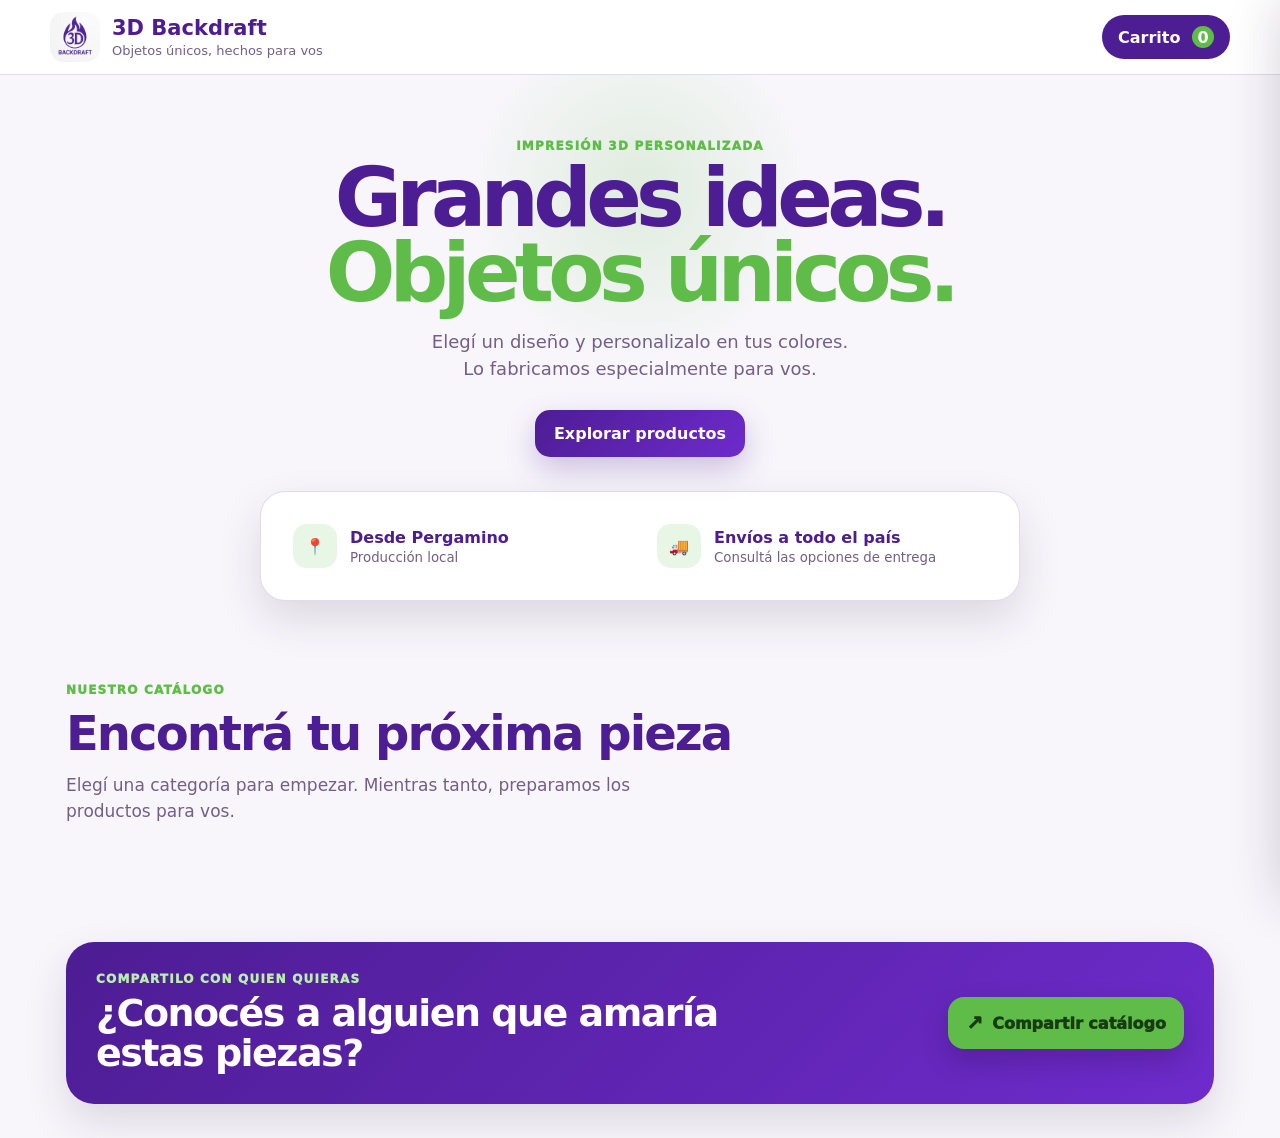
<file: index.html>
<!doctype html>
<html lang="es">
<head>
  <meta charset="utf-8">
  <meta name="viewport" content="width=device-width,initial-scale=1">
  <meta name="theme-color" content="#4d1d93">
  <meta name="description" content="Catálogo de productos personalizados de 3D Backdraft.">
  <title>Catálogo · 3D Backdraft</title>
  <link rel="stylesheet" href="styles.css">
</head>
<body>
  <header class="topbar">
    <div class="brand">
      <img src="logo-3d-backdraft.png" alt="">
      <span><strong>3D Backdraft</strong><small>Objetos únicos, hechos para vos</small></span>
    </div>
    <button id="cart-button" class="cart-button" aria-controls="cart" aria-expanded="false">Carrito <b id="cart-count">0</b></button>
  </header>

  <main>
    <section class="hero">
      <div>
        <p class="eyebrow">Impresión 3D personalizada</p>
        <h1>Grandes ideas.<br><em>Objetos únicos.</em></h1>
        <p>Elegí un diseño y personalizalo en tus colores.<br>Lo fabricamos especialmente para vos.</p>
        <a href="#productos" class="primary-link">Explorar productos</a>
      </div>
    </section>

    <section class="benefits">
      <div><b>📍</b><span><strong>Desde Pergamino</strong><small>Producción local</small></span></div>
      <div><b>🚚</b><span><strong>Envíos a todo el país</strong><small>Consultá las opciones de entrega</small></span></div>
    </section>

    <section id="productos" class="catalog">
      <div id="category-gateway" class="category-gateway">
        <p class="eyebrow">Nuestro catálogo</p>
        <h2>Encontrá tu próxima pieza</h2>
        <p>Elegí una categoría para empezar. Mientras tanto, preparamos los productos para vos.</p>
        <div id="category-buttons" class="category-buttons" aria-label="Categorías del catálogo"></div>
      </div>

      <div id="product-browser" hidden>
        <button id="back-to-categories" class="back-categories" type="button">← Ver categorías</button>
        <div class="catalog-heading">
          <div><p class="eyebrow">Productos</p><h2 id="selected-category-title">Todas las piezas</h2></div>
          <span id="result-count"></span>
        </div>
        <div class="filters">
          <label class="search"><span>⌕</span><input id="search" type="search" placeholder="Buscar productos…"></label>
          <label class="filter-select">Categoría
            <select id="category-filter"><option value="Todos">Todas</option></select>
          </label>
          <label class="filter-select">Subcategoría
            <select id="subcategory-filter"><option value="Todos">Todas</option></select>
          </label>
        </div>
        <div id="products" class="products" aria-live="polite"></div>
        <div id="empty" class="empty" hidden>No encontramos productos con esos filtros.</div>
      </div>
    </section>
  </main>

  <footer class="share-footer">
    <div>
      <p class="eyebrow">Compartilo con quien quieras</p>
      <h2>¿Conocés a alguien que amaría estas piezas?</h2>
    </div>
    <button id="share-catalog" class="share-button" type="button">
      <span>↗</span> Compartir catálogo
    </button>
    <p id="share-status" class="share-status" role="status"></p>
  </footer>

  <section id="product-modal" class="product-modal" role="dialog" aria-modal="true" aria-labelledby="detail-name" aria-hidden="true">
    <div class="detail-card">
      <button id="close-detail" class="detail-close" aria-label="Cerrar detalle">×</button>
      <div class="detail-media">
        <div id="detail-image" class="detail-image"></div>
        <span id="detail-counter" class="detail-counter"></span>
        <button id="gallery-prev" class="gallery-arrow prev" aria-label="Foto anterior">‹</button>
        <button id="gallery-next" class="gallery-arrow next" aria-label="Foto siguiente">›</button>
        <div id="detail-thumbnails" class="detail-thumbnails"></div>
      </div>
      <div class="detail-content">
        <p id="detail-category" class="eyebrow"></p>
        <h2 id="detail-name"></h2>
        <p id="detail-description" class="detail-description"></p>
        <dl class="detail-table">
          <div><dt>Código</dt><dd id="detail-code"></dd></div>
          <div><dt>Categoría</dt><dd id="detail-category-value"></dd></div>
          <div><dt>Subcategoría</dt><dd id="detail-subcategory"></dd></div>
          <div><dt>Material</dt><dd id="detail-material"></dd></div>
          <div><dt>Medida</dt><dd id="detail-size"></dd></div>
          <div><dt>Presentación</dt><dd id="detail-pack"></dd></div>
          <div><dt>Personalización</dt><dd>Colores y detalles a elección</dd></div>
          <div><dt>Colores disponibles</dt><dd>Todos los colores disponibles</dd></div>
        </dl>
        <div class="detail-buy">
          <strong id="detail-price"></strong>
          <button id="detail-add" class="add">Agregar al carrito</button>
        </div>
      </div>
    </div>
  </section>

  <aside id="cart" class="cart" aria-hidden="true">
    <div class="cart-head"><div><p class="eyebrow">Tu selección</p><h2>Carrito</h2></div><button id="close-cart" aria-label="Cerrar">×</button></div>
    <div id="cart-items" class="cart-items"></div>
    <div class="cart-footer">
      <div class="total"><span>Total estimado</span><strong id="cart-total">$ 0</strong></div>
      <small>El color y los detalles se coordinan al confirmar el pedido.</small>
      <button id="whatsapp" class="whatsapp">Consultar por WhatsApp</button>
    </div>
  </aside>
  <div id="overlay" class="overlay"></div>

  <script src="config.js"></script>
  <script src="app.js"></script>
</body>
</html>
</file>
<file: styles.css>
:root{--bg:#f8f6fb;--ink:#241036;--muted:#745f86;--purple:#4d1d93;--purple2:#6e2bcc;--green:#60bc48;--panel:#fff;--line:rgba(77,29,147,.16);--shadow:0 18px 44px rgba(36,16,54,.13)}
*{box-sizing:border-box}html{scroll-behavior:smooth}body{margin:0;font-family:system-ui,-apple-system,"Segoe UI",sans-serif;background:var(--bg);color:var(--ink)}a{text-decoration:none;color:inherit}.topbar{position:sticky;top:0;z-index:20;display:flex;align-items:center;justify-content:space-between;padding:12px max(16px,calc((100vw - 1180px)/2));background:rgba(255,255,255,.92);border-bottom:1px solid var(--line);backdrop-filter:blur(14px)}.brand{display:flex;align-items:center;gap:12px}.brand img{width:50px;height:50px;object-fit:contain;border-radius:14px}.brand strong,.brand small{display:block}.brand strong{font-size:21px;color:var(--purple)}.brand small{font-size:13px;color:var(--muted);margin-top:3px}.cart-button{border:0;border-radius:999px;padding:11px 16px;background:var(--purple);color:#fff;font:inherit;font-weight:850;cursor:pointer}.cart-button b{display:inline-grid;place-items:center;min-width:22px;height:22px;margin-left:6px;padding:0 5px;border-radius:50%;background:var(--green)}main{overflow:hidden}.hero{min-height:540px;display:grid;grid-template-columns:1.1fr .9fr;align-items:center;gap:40px;max-width:1180px;margin:auto;padding:70px 16px;background:radial-gradient(circle at 82% 30%,rgba(96,188,72,.17),transparent 23%)}.eyebrow{margin:0 0 8px;color:var(--green);font-weight:950;letter-spacing:.1em;text-transform:uppercase;font-size:12px}.hero h1{margin:0;color:var(--purple);font-size:clamp(48px,8vw,82px);line-height:.91;letter-spacing:-.07em}.hero h1 em{color:var(--green);font-style:normal}.hero p:not(.eyebrow){max-width:620px;color:var(--muted);font-size:18px;line-height:1.5}.primary-link{display:inline-flex;margin-top:10px;padding:14px 19px;border-radius:15px;background:linear-gradient(135deg,var(--purple),var(--purple2));color:#fff;font-weight:900;box-shadow:0 12px 30px rgba(77,29,147,.25)}.hero-shape{width:min(390px,75vw);aspect-ratio:1;justify-self:center;display:grid;place-items:center;border-radius:33% 67% 58% 42%/45% 38% 62% 55%;background:linear-gradient(145deg,var(--purple),#8d46df);box-shadow:inset -30px -35px 70px rgba(30,0,60,.2),0 35px 70px rgba(77,29,147,.25);transform:rotate(-8deg)}.hero-shape span{font-size:110px;font-weight:1000;color:white;letter-spacing:-.1em;transform:rotate(8deg);text-shadow:0 12px 25px rgba(0,0,0,.18)}.benefits{max-width:1180px;margin:0 auto 70px;padding:20px;display:grid;grid-template-columns:repeat(3,1fr);gap:10px;border:1px solid var(--line);border-radius:25px;background:white;box-shadow:var(--shadow)}.benefits>div{display:flex;align-items:center;gap:13px;padding:12px}.benefits b{width:44px;height:44px;display:grid;place-items:center;border-radius:14px;background:rgba(96,188,72,.14);color:#3b8a2d}.benefits strong,.benefits small{display:block}.benefits strong{color:var(--purple)}.benefits small{color:var(--muted);margin-top:3px}.catalog{max-width:1180px;margin:auto;padding:0 16px 80px}.catalog-heading{display:flex;align-items:end;justify-content:space-between;gap:20px}.catalog h2{margin:0;color:var(--purple);font-size:clamp(30px,5vw,48px);letter-spacing:-.04em}.catalog-heading>span{color:var(--muted)}.filters{display:flex;align-items:center;justify-content:space-between;gap:15px;margin:28px 0}.search{display:flex;align-items:center;gap:8px;min-width:250px;padding:0 12px;border:1px solid var(--line);border-radius:15px;background:white}.search input{width:100%;border:0;outline:0;padding:12px 0;font:inherit}.categories{display:flex;gap:8px;overflow:auto;padding:3px}.chip{white-space:nowrap;border:1px solid var(--line);border-radius:999px;padding:9px 13px;background:white;color:var(--purple);font-weight:800;cursor:pointer}.chip.active{background:var(--purple);color:white}.products{display:grid;grid-template-columns:repeat(3,minmax(0,1fr));gap:18px}.product{overflow:hidden;border:1px solid var(--line);border-radius:24px;background:white;box-shadow:0 12px 30px rgba(36,16,54,.09);transition:.2s}.product:hover{transform:translateY(-4px);box-shadow:var(--shadow)}.product-image{position:relative;aspect-ratio:1;background:linear-gradient(145deg,#eee6f8,#f9f7fb);display:grid;place-items:center;overflow:hidden}.product-image img{width:100%;height:100%;object-fit:cover}.placeholder{font-size:48px;font-weight:1000;color:rgba(77,29,147,.25)}.badge{position:absolute;left:12px;top:12px;padding:6px 9px;border-radius:999px;background:rgba(255,255,255,.92);color:var(--purple);font-size:11px;font-weight:900}.product-body{padding:17px}.product-body small{color:var(--green);font-weight:900;text-transform:uppercase;letter-spacing:.05em}.product-body h3{margin:6px 0;color:var(--purple);font-size:21px}.product-body p{height:42px;overflow:hidden;margin:0;color:var(--muted);line-height:1.4}.buy-row{display:flex;align-items:center;justify-content:space-between;gap:10px;margin-top:17px}.price{font-size:21px;color:var(--ink);font-weight:950}.add{border:0;border-radius:13px;padding:10px 13px;background:var(--purple);color:white;font-weight:900;cursor:pointer}.empty{text-align:center;padding:60px;color:var(--muted)}.cart{position:fixed;z-index:40;right:0;top:0;width:min(430px,100%);height:100dvh;display:grid;grid-template-rows:auto 1fr auto;padding:22px;background:white;box-shadow:-20px 0 50px rgba(36,16,54,.2);transform:translateX(105%);transition:.25s}.cart.open{transform:none}.cart-head{display:flex;justify-content:space-between;border-bottom:1px solid var(--line);padding-bottom:14px}.cart-head h2{margin:0;color:var(--purple);font-size:30px}.cart-head button{border:0;background:none;font-size:34px;color:var(--muted);cursor:pointer}.cart-items{overflow:auto;padding:15px 0}.cart-item{display:grid;grid-template-columns:1fr auto;gap:5px;padding:13px 0;border-bottom:1px solid var(--line)}.cart-item strong{color:var(--purple)}.cart-item small{color:var(--muted)}.cart-item button{grid-row:1/3;grid-column:2;border:0;background:none;color:#a12f53;font-size:22px;cursor:pointer}.cart-empty{color:var(--muted);text-align:center;padding:50px 10px}.cart-footer{border-top:1px solid var(--line);padding-top:17px}.total{display:flex;justify-content:space-between;align-items:center}.total strong{font-size:24px;color:var(--purple)}.cart-footer small{display:block;color:var(--muted);margin:10px 0 16px}.whatsapp{width:100%;border:0;border-radius:15px;padding:14px;background:#25d366;color:#103d21;font-weight:950;cursor:pointer}.overlay{position:fixed;z-index:30;inset:0;background:rgba(20,7,32,.5);opacity:0;pointer-events:none;transition:.2s}.overlay.open{opacity:1;pointer-events:auto}
.product{cursor:pointer}.product:focus-visible{outline:3px solid var(--green);outline-offset:3px}.product-modal{position:fixed;z-index:60;inset:0;display:grid;place-items:center;padding:20px;background:rgba(20,7,32,.65);opacity:0;pointer-events:none;transition:.2s}.product-modal.open{opacity:1;pointer-events:auto}.detail-card{position:relative;width:min(920px,100%);max-height:calc(100dvh - 40px);display:grid;grid-template-columns:minmax(280px,.9fr) 1.1fr;overflow:auto;border-radius:28px;background:#fff;box-shadow:0 30px 80px rgba(20,7,32,.35)}.detail-close{position:absolute;z-index:2;right:14px;top:14px;width:40px;height:40px;border:0;border-radius:50%;background:rgba(255,255,255,.95);color:var(--purple);font-size:28px;line-height:1;cursor:pointer;box-shadow:0 7px 20px rgba(36,16,54,.14)}.detail-image{min-height:480px;display:grid;place-items:center;background:linear-gradient(145deg,#eee6f8,#f9f7fb);overflow:hidden}.detail-image img{width:100%;height:100%;object-fit:cover}.detail-image .placeholder{font-size:80px}.detail-content{padding:38px}.detail-content h2{margin:0;color:var(--purple);font-size:clamp(30px,5vw,46px);line-height:1;letter-spacing:-.04em}.detail-description{color:var(--muted);line-height:1.55}.detail-table{margin:24px 0;border:1px solid var(--line);border-radius:18px;overflow:hidden}.detail-table>div{display:grid;grid-template-columns:150px 1fr;gap:12px;padding:11px 14px;border-bottom:1px solid var(--line)}.detail-table>div:last-child{border-bottom:0}.detail-table dt{color:var(--muted)}.detail-table dd{margin:0;color:var(--purple);font-weight:800}.detail-buy{display:flex;align-items:center;justify-content:space-between;gap:15px}.detail-buy strong{font-size:28px;color:var(--purple)}.detail-buy .add{padding:13px 17px}.no-scroll{overflow:hidden}
@media(max-width:850px){.hero{grid-template-columns:1fr;text-align:center;padding-top:50px}.hero p{margin-left:auto;margin-right:auto}.hero-shape{grid-row:1;width:230px}.hero-shape span{font-size:70px}.benefits{grid-template-columns:1fr;margin:0 16px 55px}.products{grid-template-columns:repeat(2,1fr)}.filters{align-items:stretch;flex-direction:column}.search{width:100%}.categories{width:100%}.detail-card{grid-template-columns:1fr;max-width:580px}.detail-image{min-height:280px;max-height:360px}.detail-content{padding:26px}}@media(max-width:560px){.brand small{display:none}.hero{min-height:auto;padding-bottom:55px}.hero h1{font-size:48px}.products{grid-template-columns:repeat(2,minmax(0,1fr));gap:10px}.catalog{padding-left:10px;padding-right:10px}.catalog-heading{align-items:start;flex-direction:column}.product{border-radius:17px}.product-body{padding:11px}.product-body small{font-size:9px}.product-body h3{margin:4px 0;font-size:15px;line-height:1.15}.product-body p{display:none}.buy-row{align-items:stretch;flex-direction:column;margin-top:10px;gap:7px}.price{font-size:16px}.add{width:100%;padding:9px 6px;font-size:12px}.badge{left:7px;top:7px;padding:4px 6px;font-size:8px}.product-modal{padding:8px}.detail-card{max-height:calc(100dvh - 16px);border-radius:20px}.detail-image{min-height:210px;max-height:250px}.detail-content{padding:20px 16px}.detail-content h2{font-size:29px}.detail-table>div{grid-template-columns:115px 1fr;padding:9px 10px;font-size:13px}.detail-buy strong{font-size:22px}.detail-buy .add{width:auto}.detail-close{right:8px;top:8px}}
.hero{grid-template-columns:1fr;max-width:980px;text-align:center;background:radial-gradient(circle at 50% 28%,rgba(96,188,72,.17),transparent 30%)}.hero p:not(.eyebrow){margin-left:auto;margin-right:auto}.filters{justify-content:flex-start;align-items:end}.search{flex:1}.filter-select{display:grid;gap:6px;min-width:190px;color:var(--purple);font-size:12px;font-weight:900}.filter-select select{width:100%;border:1px solid var(--line);border-radius:15px;padding:12px 38px 12px 13px;background:#fff;color:var(--purple);font:inherit;font-weight:800}.detail-media{position:relative;display:grid;grid-template-rows:1fr auto;min-width:0;background:linear-gradient(145deg,#eee6f8,#f9f7fb)}.detail-media .detail-image{min-height:420px}.gallery-arrow{position:absolute;z-index:2;top:42%;width:42px;height:42px;border:0;border-radius:50%;background:rgba(255,255,255,.92);color:var(--purple);font-size:31px;line-height:1;cursor:pointer;box-shadow:0 8px 22px rgba(36,16,54,.18)}.gallery-arrow.prev{left:12px}.gallery-arrow.next{right:12px}.gallery-arrow[hidden]{display:none}.detail-thumbnails{display:flex;gap:8px;overflow:auto;padding:10px;background:rgba(255,255,255,.9)}.detail-thumbnails button{flex:0 0 62px;width:62px;height:62px;padding:0;overflow:hidden;border:2px solid transparent;border-radius:11px;background:#eee;cursor:pointer}.detail-thumbnails button.active{border-color:var(--green)}.detail-thumbnails img{width:100%;height:100%;object-fit:cover}
@media(max-width:850px){.filters{align-items:stretch}.filter-select{min-width:0}.detail-media .detail-image{min-height:280px}.detail-thumbnails{justify-content:flex-start}}@media(max-width:560px){.hero{text-align:left;padding-left:18px;padding-right:18px}.hero p:not(.eyebrow){margin-left:0}.filter-select{width:100%}.detail-media .detail-image{min-height:220px}.gallery-arrow{width:36px;height:36px}.detail-thumbnails button{flex-basis:52px;width:52px;height:52px}}
.share-footer{max-width:1148px;margin:0 auto 34px;padding:30px;display:grid;grid-template-columns:1fr auto;align-items:center;gap:18px;border-radius:28px;background:linear-gradient(135deg,var(--purple),var(--purple2));color:#fff;box-shadow:var(--shadow)}.share-footer .eyebrow{color:#b8f0aa}.share-footer h2{max-width:650px;margin:0;font-size:clamp(24px,4vw,38px);line-height:1.05;letter-spacing:-.04em}.share-button{display:inline-flex;align-items:center;justify-content:center;gap:9px;border:0;border-radius:16px;padding:14px 18px;background:var(--green);color:#173c12;font:inherit;font-weight:950;cursor:pointer;box-shadow:0 12px 28px rgba(20,7,32,.2)}.share-button span{font-size:20px}.share-status{grid-column:1/-1;min-height:0;margin:0;color:#dff8d9;font-size:13px}.share-status:empty{display:none}
@media(max-width:1180px){.share-footer{margin-left:16px;margin-right:16px}}@media(max-width:650px){.share-footer{grid-template-columns:1fr;padding:24px 20px;border-radius:22px}.share-button{width:100%}}
.detail-counter{position:absolute;z-index:2;right:12px;top:12px;padding:6px 9px;border-radius:999px;background:rgba(36,16,54,.78);color:#fff;font-size:12px;font-weight:900}.detail-counter:empty{display:none}
.hero{min-height:auto;padding-top:64px;padding-bottom:34px}.benefits{grid-template-columns:repeat(2,minmax(0,1fr));max-width:760px;margin-top:0;margin-bottom:62px}
@media(max-width:850px){.hero{padding-bottom:28px}.benefits{grid-template-columns:repeat(2,minmax(0,1fr));margin-top:0;margin-bottom:50px}}@media(max-width:560px){.hero{padding-top:42px;padding-bottom:22px}.benefits{grid-template-columns:1fr;margin-bottom:44px}.benefits>div{padding:9px 12px}}
.detail-media .detail-image{background:#f5f1fa}.detail-media .detail-image img{width:100%;height:100%;padding:14px;object-fit:contain;object-position:center;background:#f5f1fa}
@media(max-width:560px){.detail-media .detail-image img{padding:8px}}
.detail-media .detail-image{display:flex!important;align-items:center!important;justify-content:center!important;height:clamp(280px,52vh,480px)!important;min-height:0!important;max-height:480px!important;padding:12px;overflow:hidden;background:#f5f1fa}.detail-media .detail-image img{display:block!important;width:100%!important;height:100%!important;max-width:100%!important;max-height:100%!important;margin:auto!important;padding:0!important;object-fit:contain!important;object-position:center center!important}
@media(max-width:850px){.detail-media .detail-image{height:min(44vh,350px)!important;min-height:240px!important;max-height:350px!important}}@media(max-width:560px){.detail-media .detail-image{height:min(40vh,290px)!important;min-height:210px!important;max-height:290px!important;padding:8px}}
.category-gateway{padding:20px 0 10px}.category-gateway>p:not(.eyebrow){max-width:620px;margin:12px 0 28px;color:var(--muted);font-size:17px;line-height:1.5}.category-buttons{display:grid;grid-template-columns:repeat(3,minmax(0,1fr));gap:14px}.category-button{min-height:130px;display:flex;flex-direction:column;align-items:flex-start;justify-content:space-between;gap:18px;padding:20px;border:1px solid var(--line);border-radius:22px;background:#fff;color:var(--purple);text-align:left;font:inherit;font-weight:950;font-size:20px;cursor:pointer;box-shadow:0 10px 28px rgba(36,16,54,.08);transition:.18s}.category-button:hover{transform:translateY(-3px);border-color:rgba(77,29,147,.38);box-shadow:var(--shadow)}.category-button span{display:flex;align-items:center;justify-content:space-between;width:100%}.category-button small{color:var(--muted);font-size:12px;font-weight:700}.category-button b{color:var(--green);font-size:25px}.back-categories{margin-bottom:20px;border:1px solid var(--line);border-radius:999px;padding:9px 14px;background:#fff;color:var(--purple);font:inherit;font-weight:900;cursor:pointer}.image-loading{width:100%;height:100%;background:linear-gradient(100deg,#eee6f8 20%,#faf8fd 38%,#eee6f8 56%);background-size:220% 100%;animation:imageShimmer 1.35s infinite}@keyframes imageShimmer{to{background-position-x:-220%}}.product-image.image-ready .image-loading{display:none}
@media(max-width:800px){.category-buttons{grid-template-columns:repeat(2,minmax(0,1fr))}}@media(max-width:520px){.category-buttons{gap:10px}.category-button{min-height:105px;padding:15px;font-size:16px;border-radius:17px}}
</file>
